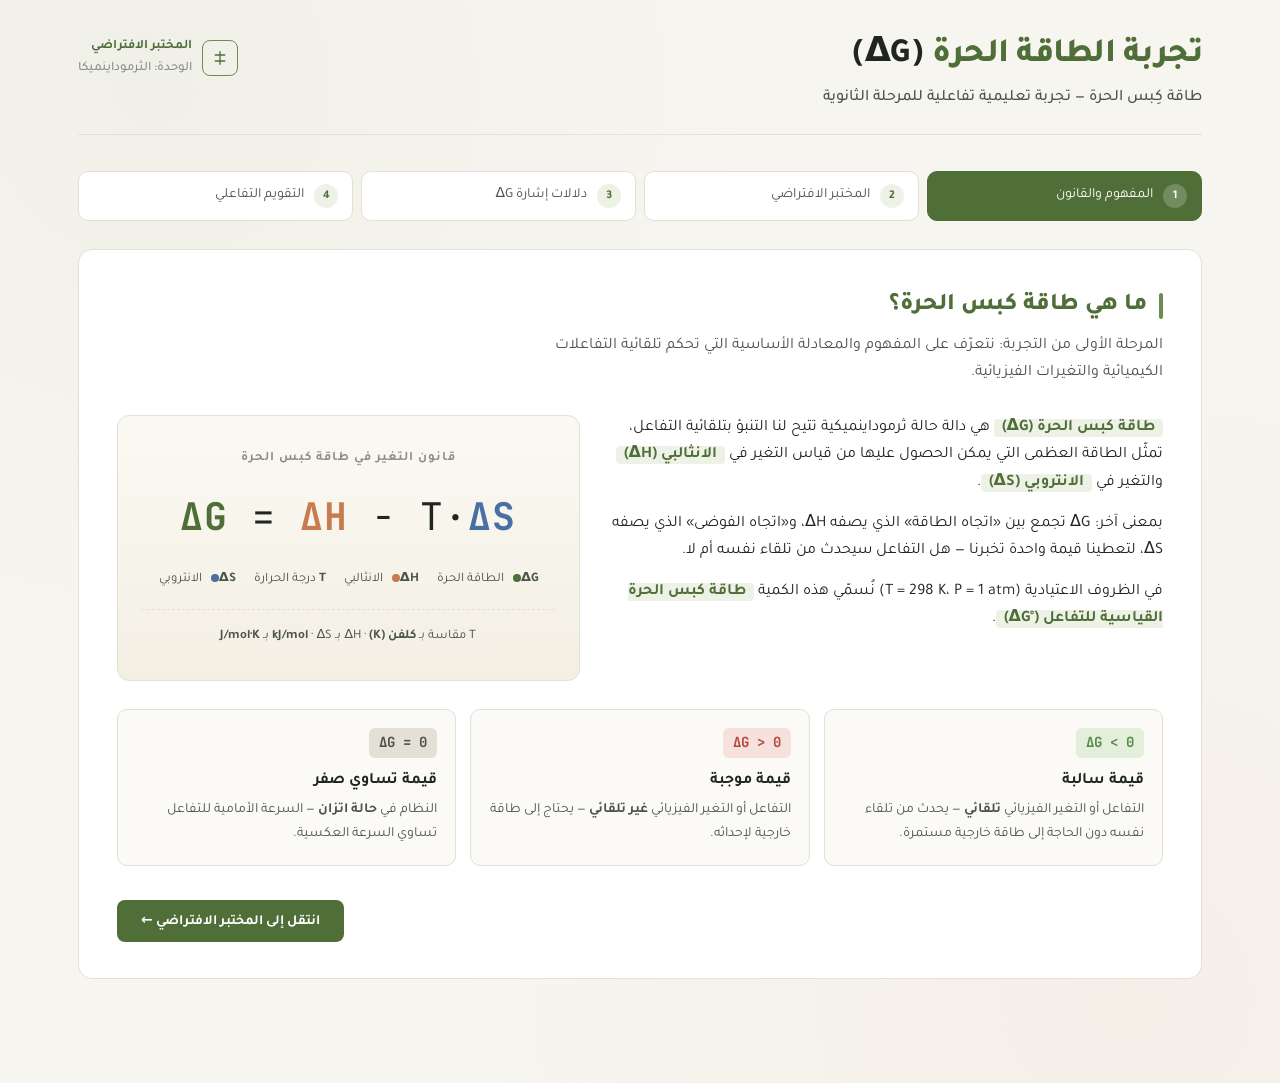
<file: index.html>
<!doctype html>
<html lang="ar" dir="rtl">
<head>
  <meta charset="utf-8" />
  <meta name="viewport" content="width=device-width, initial-scale=1" />
  <title>تجربة طاقة كيبس الحرة ΔG</title>
  <link rel="preconnect" href="https://fonts.googleapis.com">
  <link rel="preconnect" href="https://fonts.gstatic.com" crossorigin>
  <link href="https://fonts.googleapis.com/css2?family=Tajawal:wght@400;500;700;800&family=JetBrains+Mono:wght@400;600;700&display=swap" rel="stylesheet">
  <link rel="stylesheet" href="styles.css">
</head>
<body>
  <div class="app" data-screen-label="Gibbs Free Energy Lesson">

    <!-- Header -->
    <header class="masthead">
      <div class="title-wrap">
        <h1>تجربة الطاقة الحرة <span style="color:var(--ink);">(ΔG)</span></h1>
        <div class="sub">طاقة كِبس الحرة — تجربة تعليمية تفاعلية للمرحلة الثانوية</div>
      </div>
      <div class="crest">
        <div class="crest-mark">
          <svg width="18" height="18" viewBox="0 0 24 24" fill="none" stroke="currentColor" stroke-width="1.8">
            <path d="M12 3v18M5 8h14M5 16h14"/>
          </svg>
        </div>
        <div>المختبر الافتراضي<br/><span style="color:var(--muted);font-weight:500;">الوحدة: الثرموداينميكا</span></div>
      </div>
    </header>

    <!-- Stepper -->
    <nav class="stepper" aria-label="مراحل التجربة">
      <div class="step-pill active"><span class="num">1</span><span>المفهوم والقانون</span></div>
      <div class="step-pill"><span class="num">2</span><span>المختبر الافتراضي</span></div>
      <div class="step-pill"><span class="num">3</span><span>دلالات إشارة ΔG</span></div>
      <div class="step-pill"><span class="num">4</span><span>التقويم التفاعلي</span></div>
    </nav>

    <!-- ============================================ -->
    <!-- Step 1: Concept                              -->
    <!-- ============================================ -->
    <section class="section active" data-screen-label="01 Concept">
      <h2>ما هي طاقة كبس الحرة؟</h2>
      <p class="lead">المرحلة الأولى من التجربة: نتعرّف على المفهوم والمعادلة الأساسية التي تحكم تلقائية التفاعلات الكيميائية والتغيرات الفيزيائية.</p>

      <div class="concept-grid">
        <div class="concept-text">
          <p>
            <span class="term">طاقة كبس الحرة (ΔG)</span> هي دالة حالة ثرموداينميكية تتيح لنا التنبؤ بتلقائية التفاعل، تمثّل الطاقة العظمى التي يمكن الحصول عليها من قياس التغير في
            <span class="term">الانثالبي (ΔH)</span>
            والتغير في
            <span class="term">الانتروبي (ΔS)</span>.
          </p>
          <p>
            بمعنى آخر: ΔG تجمع بين «اتجاه الطاقة» الذي يصفه ΔH، و«اتجاه الفوضى» الذي يصفه ΔS، لتعطينا قيمة واحدة تخبرنا — هل التفاعل سيحدث من تلقاء نفسه أم لا.
          </p>
          <p>
            في الظروف الاعتيادية (T = 298 K، P = 1 atm) نُسمّي هذه الكمية <span class="term">طاقة كبس الحرة القياسية للتفاعل (°ΔG)</span>.
          </p>
        </div>

        <div class="equation-card">
          <div class="label">قانون التغير في طاقة كبس الحرة</div>
          <div class="eq">
            <span class="v">ΔG</span> = <span class="h">ΔH</span> − T·<span class="s">ΔS</span>
          </div>
          <div class="legend">
            <span><b>ΔG</b><span class="dot g"></span> الطاقة الحرة</span>
            <span><b>ΔH</b><span class="dot h"></span> الانثالبي</span>
            <span><b>T</b> درجة الحرارة</span>
            <span><b>ΔS</b><span class="dot s"></span> الانتروبي</span>
          </div>
          <div style="margin-top:18px; padding-top:16px; border-top:1px dashed var(--rule); font-size:13px; color:var(--ink-soft); direction:rtl;">
            T مقاسة بـ <b>كلفن (K)</b> · ΔH بـ <b>kJ/mol</b> · ΔS بـ <b>J/mol·K</b>
          </div>
        </div>
      </div>

      <div class="signs">
        <div class="sign-card neg">
          <div class="badge">ΔG &lt; 0</div>
          <h4>قيمة سالبة</h4>
          <p>التفاعل أو التغير الفيزيائي <b>تلقائي</b> — يحدث من تلقاء نفسه دون الحاجة إلى طاقة خارجية مستمرة.</p>
        </div>
        <div class="sign-card pos">
          <div class="badge">ΔG &gt; 0</div>
          <h4>قيمة موجبة</h4>
          <p>التفاعل أو التغير الفيزيائي <b>غير تلقائي</b> — يحتاج إلى طاقة خارجية لإحداثه.</p>
        </div>
        <div class="sign-card zero">
          <div class="badge">ΔG = 0</div>
          <h4>قيمة تساوي صفر</h4>
          <p>النظام في <b>حالة اتزان</b> — السرعة الأمامية للتفاعل تساوي السرعة العكسية.</p>
        </div>
      </div>

      <div class="foot-nav" style="margin-top:34px;">
        <span></span>
        <button class="btn foot-next">انتقل إلى المختبر الافتراضي ←</button>
      </div>
    </section>

    <!-- ============================================ -->
    <!-- Step 2: Lab simulator                        -->
    <!-- ============================================ -->
    <section class="section" data-screen-label="02 Lab">
      <h2>المختبر الافتراضي: ذوبان نترات الأمونيوم</h2>
      <p class="lead">عدّل قيم ΔH و ΔS ودرجة الحرارة T، وراقب كيف تتغير قيمة ΔG ومدى تلقائية التفاعل لحظيًا. التجربة المرجعية: <b>ذوبان نترات الأمونيوم في الماء</b> — عملية تعتمد على الطاقة والانتروبي.</p>

      <div class="lab">
        <!-- Stage -->
        <div class="lab-stage">
          <div class="verdict-tag" id="verdict-tag">
            <div style="font-size:11px; color:var(--muted); letter-spacing:1px;">الحالة الحالية</div>
            <div class="v-state" id="verdict-state">تفاعل تلقائي</div>
          </div>

          <div class="thermometer">
            <div style="font-size:11px; color:var(--muted); letter-spacing:1px; margin-bottom:4px;">درجة الحرارة</div>
            <div class="t-val" id="therm-val">298 K</div>
            <div style="font-size:12px; color:var(--ink-soft);" id="therm-c">25 °C</div>
            <div style="margin-top:10px; height:60px; width:8px; background:#eee; border-radius:4px; position:relative; overflow:hidden; margin-right:auto; margin-left:0;">
              <div id="therm-fill" style="position:absolute; bottom:0; left:0; right:0; background:linear-gradient(180deg, var(--terracotta), #e8a878); border-radius:4px; transition:height .4s ease;"></div>
            </div>
          </div>

          <div class="beaker">
            <svg viewBox="0 0 200 280" preserveAspectRatio="none">
              <!-- beaker outline -->
              <defs>
                <linearGradient id="liq" x1="0" y1="0" x2="0" y2="1">
                  <stop offset="0%" stop-color="#cfe0d2" stop-opacity="0.9"/>
                  <stop offset="100%" stop-color="#9bb89e" stop-opacity="0.95"/>
                </linearGradient>
              </defs>
              <!-- spout -->
              <path d="M 30 20 L 30 5 L 50 5" fill="none" stroke="#888" stroke-width="2"/>
              <!-- container -->
              <path d="M 20 20 L 20 260 Q 20 270 30 270 L 170 270 Q 180 270 180 260 L 180 20"
                    fill="rgba(255,255,255,0.4)" stroke="#666" stroke-width="2.5" stroke-linecap="round"/>
              <!-- liquid -->
              <path d="M 22 80 L 22 258 Q 22 268 32 268 L 168 268 Q 178 268 178 258 L 178 80 Z"
                    fill="url(#liq)" />
              <!-- liquid surface -->
              <ellipse cx="100" cy="80" rx="78" ry="6" fill="#b3cdb6" opacity="0.6"/>
              <!-- particles (clipped to liquid area) -->
              <defs>
                <clipPath id="liquidClip">
                  <path d="M 22 80 L 22 258 Q 22 268 32 268 L 168 268 Q 178 268 178 258 L 178 80 Z"/>
                </clipPath>
              </defs>
              <g id="beaker-particles" clip-path="url(#liquidClip)"></g>
              <!-- tick marks -->
              <g stroke="#666" stroke-width="1" opacity="0.5">
                <line x1="20" y1="100" x2="32" y2="100"/>
                <line x1="20" y1="140" x2="32" y2="140"/>
                <line x1="20" y1="180" x2="32" y2="180"/>
                <line x1="20" y1="220" x2="32" y2="220"/>
              </g>
              <text x="38" y="103" font-size="9" fill="#666" font-family="monospace">100</text>
              <text x="38" y="143" font-size="9" fill="#666" font-family="monospace">200</text>
              <text x="38" y="183" font-size="9" fill="#666" font-family="monospace">300</text>
              <text x="38" y="223" font-size="9" fill="#666" font-family="monospace">400</text>
              <!-- label -->
              <text x="100" y="295" font-size="11" fill="#555" text-anchor="middle" font-family="Tajawal">NH₄NO₃ + H₂O</text>
            </svg>
          </div>

          <div class="bench"></div>
        </div>

        <!-- Controls -->
        <div class="controls">
          <h3><span class="pip"></span> لوحة التحكم بالمتغيرات</h3>

          <div class="slider-row">
            <div class="row-head">
              <span class="lab-name h">ΔH — التغير في الانثالبي</span>
              <span class="lab-val"><span id="lab-h">25.7</span> kJ/mol</span>
            </div>
            <input type="range" id="sl-h" min="-200" max="200" step="0.5" value="25.7" />
            <div class="desc">القيمة السالبة: تفاعل طارد للحرارة · القيمة الموجبة: تفاعل ماص للحرارة</div>
          </div>

          <div class="slider-row">
            <div class="row-head">
              <span class="lab-name s">ΔS — التغير في الانتروبي</span>
              <span class="lab-val"><span id="lab-s">108.7</span> J/mol·K</span>
            </div>
            <input type="range" id="sl-s" min="-300" max="300" step="0.5" value="108.7" />
            <div class="desc">القيمة الموجبة: زيادة في الفوضى · القيمة السالبة: نقصان في الفوضى</div>
          </div>

          <div class="slider-row">
            <div class="row-head">
              <span class="lab-name t">T — درجة الحرارة المطلقة</span>
              <span class="lab-val"><span id="lab-t">298</span> K</span>
            </div>
            <input type="range" id="sl-t" min="250" max="450" step="1" value="298" />
            <div class="desc">الظروف الاعتيادية: T = 298 K (25 °C) و P = 1 atm</div>
          </div>

          <div class="readout">
            <div class="row-eq">
              ΔG = <span class="num" id="out-h">+25.70</span> − ( <span class="num" id="out-t">298</span> × <span class="num" id="out-s">+108.70</span>/1000 )
            </div>
            <div class="row-eq" style="border:none; margin-bottom:6px; font-size:14px; color:var(--muted);">
              ΔG = ΔH − TΔS  =  ΔH − <span id="out-ts">+32.39</span>
            </div>
            <div class="delta-g neg" id="out-g">−6.69</div>
            <div class="units">kJ/mol</div>
          </div>

          <div class="preset-row">
            <button class="preset" data-preset="nh4no3">ذوبان NH₄NO₃</button>
            <button class="preset" data-preset="combustion">احتراق الميثان</button>
            <button class="preset" data-preset="melting">انصهار الجليد</button>
            <button class="preset" data-preset="photosyn">التركيب الضوئي</button>
          </div>
        </div>
      </div>

      <div class="foot-nav">
        <button class="btn ghost foot-prev">→ السابق</button>
        <button class="btn foot-next">انتقل إلى دلالات ΔG ←</button>
      </div>
    </section>

    <!-- ============================================ -->
    <!-- Step 3: Sign explorer                        -->
    <!-- ============================================ -->
    <section class="section" data-screen-label="03 Signs">
      <h2>كيف تستخدم ΔG للتنبؤ بحدوث التفاعل؟</h2>
      <p class="lead">إشارة قيمة ΔG هي المفتاح. القانون يربط بين إشارتي ΔH و ΔS ودرجة الحرارة T، فينتج عن ذلك أربع حالات أساسية يمكن استكشافها.</p>

      <div style="display:grid; grid-template-columns:repeat(2, 1fr); gap:18px;">

        <div class="sign-card neg" style="padding:22px;">
          <div class="badge">ΔH &lt; 0  ·  ΔS &gt; 0</div>
          <h4 style="margin-bottom:6px;">تفاعل تلقائي عند جميع درجات الحرارة</h4>
          <p>كلا الحدّين يعملان لصالح التلقائية: حد ΔH سالب، وحد −TΔS سالب أيضًا، فتكون ΔG سالبة دائمًا.</p>
          <div style="margin-top:10px; font-family:var(--font-mono); font-size:13px; color:var(--ink-soft); direction:ltr;">
            مثال: احتراق الميثان CH₄
          </div>
        </div>

        <div class="sign-card pos" style="padding:22px;">
          <div class="badge">ΔH &gt; 0  ·  ΔS &lt; 0</div>
          <h4 style="margin-bottom:6px;">تفاعل غير تلقائي عند جميع درجات الحرارة</h4>
          <p>كلا الحدّين يعملان ضد التلقائية: حد ΔH موجب، وحد −TΔS موجب أيضًا، فتكون ΔG موجبة دائمًا.</p>
          <div style="margin-top:10px; font-family:var(--font-mono); font-size:13px; color:var(--ink-soft); direction:ltr;">
            مثال: التركيب الضوئي
          </div>
        </div>

        <div class="sign-card" style="padding:22px; border-color:var(--gold); background:#fdf7e7;">
          <div class="badge" style="background:#f6e9bd; color:#9c7d1c;">ΔH &gt; 0  ·  ΔS &gt; 0</div>
          <h4 style="margin-bottom:6px;">تلقائي عند درجات الحرارة المرتفعة</h4>
          <p>عند T مرتفعة يصبح حد TΔS أكبر من ΔH فتنقلب ΔG إلى السالب. هذه هي حالة <b>ذوبان نترات الأمونيوم</b> في الماء.</p>
          <div style="margin-top:10px; font-family:var(--font-mono); font-size:13px; color:var(--ink-soft); direction:ltr;">
            مثال: NH₄NO₃ → NH₄⁺ + NO₃⁻
          </div>
        </div>

        <div class="sign-card" style="padding:22px; border-color:var(--blue); background:var(--blue-soft);">
          <div class="badge" style="background:#cfdcef; color:var(--blue);">ΔH &lt; 0  ·  ΔS &lt; 0</div>
          <h4 style="margin-bottom:6px;">تلقائي عند درجات الحرارة المنخفضة</h4>
          <p>عند T منخفضة يكون حد TΔS صغيرًا، فيغلب ΔH السالب، وتكون ΔG سالبة.</p>
          <div style="margin-top:10px; font-family:var(--font-mono); font-size:13px; color:var(--ink-soft); direction:ltr;">
            مثال: تجمّد الماء
          </div>
        </div>
      </div>

      <div style="margin-top:28px; padding:20px 24px; background:var(--olive-soft); border-radius:12px; border-right:3px solid var(--olive-deep);">
        <div style="font-weight:700; color:var(--olive-deep); margin-bottom:6px;">ملخص للحفظ</div>
        <div style="color:var(--ink-soft); font-size:15px;">
          إشارة ΔG هي المعيار الوحيد للحكم على تلقائية التفاعل. أما درجة الحرارة T فهي «المفتاح» الذي يحوّل بعض التفاعلات من غير تلقائية إلى تلقائية والعكس، وذلك عندما يكون لـ ΔH و ΔS الإشارة نفسها.
        </div>
      </div>

      <div class="foot-nav">
        <button class="btn ghost foot-prev">→ السابق</button>
        <button class="btn foot-next">ابدأ التقويم التفاعلي ←</button>
      </div>
    </section>

    <!-- ============================================ -->
    <!-- Step 4: Quiz                                 -->
    <!-- ============================================ -->
    <section class="section" data-screen-label="04 Quiz">
      <h2>التقويم التفاعلي</h2>
      <p class="lead">ثلاثة أسئلة لقياس فهمك لمفهوم طاقة كِبس الحرة ΔG ودلالات إشارتها وعلاقتها بـ ΔH و ΔS و T.</p>

      <div class="quiz-progress">
        <div class="qpip active"></div>
        <div class="qpip"></div>
        <div class="qpip"></div>
      </div>

      <div class="q-card" id="quiz-card"></div>

      <div class="foot-nav" style="margin-top:24px;">
        <button class="btn ghost foot-prev">→ العودة للدرس</button>
        <span></span>
      </div>
    </section>

  </div>

  <script src="app.js?v=2"></script>
</body>
</html>
</file>
<file: styles.css>
/* ==========================================================
   تجربة طاقة كيبس الحرة — أنماط أساسية
   ========================================================== */

* { box-sizing: border-box; margin: 0; padding: 0; }

:root {
  --bg: #f7f5f0;
  --paper: #ffffff;
  --ink: #1f2520;
  --ink-soft: #4a544c;
  --muted: #8a8f87;
  --rule: #e4e0d6;
  --olive: #6b8e4e;
  --olive-deep: #4f6e38;
  --olive-soft: #eef2e6;
  --terracotta: #c97b50;
  --terracotta-soft: #fae9dd;
  --blue: #4a6fa5;
  --blue-soft: #e3ecf7;
  --gold: #c9a44a;
  --danger: #b3493d;
  --danger-soft: #f6e1dd;
  --success: #5a8a4d;
  --success-soft: #e3eedb;

  --font-ar: "Tajawal", "Noto Naskh Arabic", "Segoe UI", system-ui, sans-serif;
  --font-mono: "JetBrains Mono", "IBM Plex Mono", ui-monospace, monospace;
}

html, body {
  background: var(--bg);
  color: var(--ink);
  font-family: var(--font-ar);
  direction: rtl;
  line-height: 1.7;
  -webkit-font-smoothing: antialiased;
}

body {
  min-height: 100vh;
  background-image:
    radial-gradient(circle at 12% 8%, rgba(107,142,78,0.05), transparent 40%),
    radial-gradient(circle at 88% 92%, rgba(201,123,80,0.05), transparent 45%);
}

.app {
  max-width: 1180px;
  margin: 0 auto;
  padding: 36px 28px 80px;
}

/* ---------- Header ---------- */
.masthead {
  display: flex;
  justify-content: space-between;
  align-items: flex-start;
  border-bottom: 1px solid var(--rule);
  padding-bottom: 22px;
  margin-bottom: 36px;
}
.masthead .title-wrap h1 {
  font-size: 34px;
  font-weight: 800;
  color: var(--olive-deep);
  letter-spacing: -0.5px;
  line-height: 1.2;
}
.masthead .title-wrap .sub {
  margin-top: 8px;
  color: var(--ink-soft);
  font-size: 16px;
  font-weight: 500;
}
.masthead .crest {
  display: flex;
  align-items: center;
  gap: 10px;
  font-size: 13px;
  color: var(--olive-deep);
  font-weight: 600;
}
.masthead .crest-mark {
  width: 36px; height: 36px;
  border: 1.5px solid var(--olive);
  border-radius: 8px;
  display: grid; place-items: center;
  color: var(--olive-deep);
}

/* ---------- Stepper ---------- */
.stepper {
  display: flex;
  gap: 8px;
  margin-bottom: 28px;
  flex-wrap: wrap;
}
.step-pill {
  flex: 1 1 160px;
  background: var(--paper);
  border: 1px solid var(--rule);
  border-radius: 10px;
  padding: 12px 14px;
  display: flex;
  align-items: center;
  gap: 10px;
  cursor: pointer;
  transition: all .25s ease;
  font-size: 14px;
  color: var(--ink-soft);
}
.step-pill:hover { border-color: var(--olive); color: var(--ink); }
.step-pill.active {
  background: var(--olive-deep);
  border-color: var(--olive-deep);
  color: #fff;
}
.step-pill .num {
  width: 24px; height: 24px;
  border-radius: 50%;
  background: var(--olive-soft);
  color: var(--olive-deep);
  display: grid; place-items: center;
  font-size: 12px; font-weight: 700;
  flex-shrink: 0;
}
.step-pill.active .num {
  background: rgba(255,255,255,0.2);
  color: #fff;
}
.step-pill.done .num { background: var(--olive); color: #fff; }

/* ---------- Section card ---------- */
.section {
  background: var(--paper);
  border: 1px solid var(--rule);
  border-radius: 14px;
  padding: 36px 38px;
  margin-bottom: 24px;
  display: none;
  animation: fadeIn .4s ease;
}
.section.active { display: block; }
@keyframes fadeIn {
  from { opacity: 0; transform: translateY(8px); }
  to { opacity: 1; transform: translateY(0); }
}

.section h2 {
  font-size: 24px;
  color: var(--olive-deep);
  font-weight: 800;
  margin-bottom: 6px;
  display: flex;
  align-items: center;
  gap: 12px;
}
.section h2::before {
  content: "";
  width: 4px;
  height: 26px;
  background: var(--olive);
  border-radius: 2px;
}
.section .lead {
  color: var(--ink-soft);
  font-size: 16px;
  margin-bottom: 28px;
  max-width: 70ch;
}

/* ---------- Concept grid (Step 1) ---------- */
.concept-grid {
  display: grid;
  grid-template-columns: 1.2fr 1fr;
  gap: 28px;
  align-items: stretch;
}
.concept-text p {
  margin-bottom: 14px;
  font-size: 16px;
  color: var(--ink);
}
.term {
  background: var(--olive-soft);
  color: var(--olive-deep);
  padding: 1px 8px;
  border-radius: 4px;
  font-weight: 700;
}
.equation-card {
  background: linear-gradient(180deg, #fbf9f3 0%, #f3efe3 100%);
  border: 1px solid var(--rule);
  border-radius: 12px;
  padding: 32px 24px;
  text-align: center;
  display: flex;
  flex-direction: column;
  justify-content: center;
  position: relative;
  overflow: hidden;
}
.equation-card .label {
  font-size: 13px;
  letter-spacing: 1px;
  color: var(--muted);
  margin-bottom: 8px;
  font-weight: 600;
}
.equation-card .eq {
  font-family: var(--font-mono);
  font-size: 38px;
  color: var(--ink);
  letter-spacing: 1px;
  margin: 6px 0 14px;
  direction: ltr;
}
.equation-card .eq .v { color: var(--olive-deep); font-weight: 700; }
.equation-card .eq .h { color: var(--terracotta); font-weight: 700; }
.equation-card .eq .s { color: var(--blue); font-weight: 700; }
.equation-card .legend {
  display: flex;
  justify-content: center;
  gap: 18px;
  font-size: 13px;
  color: var(--ink-soft);
  flex-wrap: wrap;
  margin-top: 6px;
}
.equation-card .legend span b { font-weight: 700; }
.dot { display: inline-block; width: 8px; height: 8px; border-radius: 50%; margin-left: 6px; vertical-align: middle; }
.dot.g { background: var(--olive-deep); }
.dot.h { background: var(--terracotta); }
.dot.s { background: var(--blue); }

/* ---------- Sign-meaning rows ---------- */
.signs {
  margin-top: 28px;
  display: grid;
  grid-template-columns: repeat(3, 1fr);
  gap: 14px;
}
.sign-card {
  border: 1px solid var(--rule);
  border-radius: 10px;
  padding: 18px;
  background: #fbfaf6;
  transition: all .25s ease;
}
.sign-card:hover { transform: translateY(-2px); box-shadow: 0 6px 18px rgba(0,0,0,0.04); }
.sign-card .badge {
  display: inline-block;
  font-family: var(--font-mono);
  font-size: 14px;
  padding: 3px 10px;
  border-radius: 6px;
  margin-bottom: 10px;
  font-weight: 700;
  direction: ltr;
}
.sign-card.neg .badge { background: var(--success-soft); color: var(--success); }
.sign-card.pos .badge { background: var(--danger-soft); color: var(--danger); }
.sign-card.zero .badge { background: var(--rule); color: var(--ink-soft); }
.sign-card h4 { font-size: 16px; margin-bottom: 4px; }
.sign-card p { font-size: 14px; color: var(--ink-soft); }

/* ---------- Lab simulator (Step 2) ---------- */
.lab {
  display: grid;
  grid-template-columns: 1fr 1fr;
  gap: 28px;
  align-items: stretch;
}
.lab-stage {
  background: linear-gradient(180deg, #f3efe3 0%, #ebe6d6 100%);
  border: 1px solid var(--rule);
  border-radius: 12px;
  padding: 24px;
  position: relative;
  min-height: 460px;
  overflow: hidden;
}
.lab-stage .bench {
  position: absolute;
  bottom: 0; left: 0; right: 0;
  height: 24px;
  background: linear-gradient(180deg, #b8a98a 0%, #8a7a5d 100%);
}
.beaker {
  position: absolute;
  bottom: 24px;
  left: 50%;
  transform: translateX(-50%);
  width: 200px;
  height: 280px;
}
.beaker svg { width: 100%; height: 100%; overflow: visible; }
.particle {
  position: absolute;
  width: 8px; height: 8px;
  border-radius: 50%;
  pointer-events: none;
}
.thermometer {
  position: absolute;
  top: 24px; right: 24px;
  background: rgba(255,255,255,0.85);
  border: 1px solid var(--rule);
  border-radius: 10px;
  padding: 12px 14px;
  font-size: 13px;
  min-width: 130px;
  backdrop-filter: blur(4px);
}
.thermometer .t-val {
  font-family: var(--font-mono);
  font-size: 22px;
  color: var(--terracotta);
  font-weight: 700;
}
.verdict-tag {
  position: absolute;
  top: 24px; left: 24px;
  background: rgba(255,255,255,0.92);
  border: 1px solid var(--rule);
  border-radius: 10px;
  padding: 10px 14px;
  font-size: 13px;
  backdrop-filter: blur(4px);
}
.verdict-tag .v-state {
  font-weight: 700;
  font-size: 15px;
  margin-top: 2px;
}
.verdict-tag.spontaneous .v-state { color: var(--success); }
.verdict-tag.nonspontaneous .v-state { color: var(--danger); }
.verdict-tag.equilibrium .v-state { color: var(--gold); }

/* ---------- Controls ---------- */
.controls {
  background: #fbfaf6;
  border: 1px solid var(--rule);
  border-radius: 12px;
  padding: 22px;
}
.controls h3 {
  font-size: 16px;
  margin-bottom: 18px;
  color: var(--ink);
  display: flex; align-items: center; gap: 8px;
}
.controls h3 .pip { width: 6px; height: 6px; background: var(--olive); border-radius: 50%; }

.slider-row { margin-bottom: 22px; }
.slider-row .row-head {
  display: flex; justify-content: space-between; align-items: baseline;
  margin-bottom: 8px;
}
.slider-row .lab-name { font-weight: 700; font-size: 14px; }
.slider-row .lab-val {
  font-family: var(--font-mono);
  font-size: 14px;
  background: #fff;
  border: 1px solid var(--rule);
  padding: 2px 8px;
  border-radius: 5px;
  direction: ltr;
}
.slider-row .lab-name.h { color: var(--terracotta); }
.slider-row .lab-name.s { color: var(--blue); }
.slider-row .lab-name.t { color: var(--ink); }
.slider-row .desc {
  font-size: 12px; color: var(--muted); margin-top: 4px;
}
input[type="range"] {
  -webkit-appearance: none; appearance: none;
  width: 100%; height: 4px;
  background: var(--rule);
  border-radius: 2px;
  outline: none;
  direction: ltr;
}
input[type="range"]::-webkit-slider-thumb {
  -webkit-appearance: none;
  width: 18px; height: 18px;
  background: var(--paper);
  border: 2px solid var(--olive-deep);
  border-radius: 50%;
  cursor: pointer;
  transition: transform .15s ease;
}
input[type="range"]::-webkit-slider-thumb:hover { transform: scale(1.15); }
input[type="range"]::-moz-range-thumb {
  width: 18px; height: 18px;
  background: var(--paper);
  border: 2px solid var(--olive-deep);
  border-radius: 50%;
  cursor: pointer;
}

/* ---------- Live readout ---------- */
.readout {
  margin-top: 18px;
  padding: 16px;
  border-radius: 10px;
  background: #fff;
  border: 1px solid var(--rule);
}
.readout .row-eq {
  font-family: var(--font-mono);
  font-size: 18px;
  text-align: center;
  direction: ltr;
  padding: 8px 0;
  border-bottom: 1px dashed var(--rule);
  margin-bottom: 12px;
}
.readout .row-eq .num { font-weight: 700; }
.readout .delta-g {
  font-family: var(--font-mono);
  font-size: 28px;
  text-align: center;
  font-weight: 700;
  direction: ltr;
}
.readout .delta-g.neg { color: var(--success); }
.readout .delta-g.pos { color: var(--danger); }
.readout .delta-g.zero { color: var(--gold); }
.readout .units { font-size: 13px; color: var(--muted); text-align: center; margin-top: 4px; }

.preset-row {
  display: flex; gap: 8px; flex-wrap: wrap;
  margin-top: 14px;
}
.preset {
  flex: 1 1 0;
  background: #fff;
  border: 1px solid var(--rule);
  border-radius: 8px;
  padding: 8px 10px;
  font-family: var(--font-ar);
  font-size: 12px;
  cursor: pointer;
  transition: all .2s ease;
  color: var(--ink-soft);
}
.preset:hover { border-color: var(--olive); color: var(--olive-deep); }

/* ---------- Quiz ---------- */
.quiz-progress {
  display: flex; gap: 6px; margin-bottom: 24px;
}
.quiz-progress .qpip {
  flex: 1; height: 4px;
  background: var(--rule);
  border-radius: 2px;
  transition: background .3s;
}
.quiz-progress .qpip.active { background: var(--olive); }
.quiz-progress .qpip.correct { background: var(--success); }
.quiz-progress .qpip.wrong { background: var(--danger); }

.q-card {
  background: #fbfaf6;
  border: 1px solid var(--rule);
  border-radius: 12px;
  padding: 28px;
}
.q-card .q-num {
  font-family: var(--font-mono);
  font-size: 13px;
  color: var(--muted);
  margin-bottom: 6px;
  direction: ltr; text-align: right;
}
.q-card .q-text {
  font-size: 18px;
  font-weight: 600;
  margin-bottom: 6px;
  line-height: 1.6;
}
.q-card .q-context {
  font-size: 14px;
  color: var(--ink-soft);
  margin-bottom: 18px;
  padding: 10px 14px;
  background: #fff;
  border-right: 3px solid var(--olive);
  border-radius: 6px;
}
.q-card .q-context .mono { font-family: var(--font-mono); direction: ltr; display: inline-block; }

.options { display: flex; flex-direction: column; gap: 10px; }
.option {
  background: #fff;
  border: 1.5px solid var(--rule);
  border-radius: 10px;
  padding: 14px 18px;
  cursor: pointer;
  font-family: var(--font-ar);
  font-size: 15px;
  text-align: right;
  transition: all .2s ease;
  display: flex; align-items: center; gap: 12px;
}
.option:hover:not(:disabled) { border-color: var(--olive); transform: translateX(-2px); }
.option .opt-letter {
  width: 26px; height: 26px;
  border-radius: 50%;
  background: var(--olive-soft);
  color: var(--olive-deep);
  display: grid; place-items: center;
  font-size: 13px; font-weight: 700;
  flex-shrink: 0;
}
.option.correct { border-color: var(--success); background: var(--success-soft); }
.option.correct .opt-letter { background: var(--success); color: #fff; }
.option.wrong { border-color: var(--danger); background: var(--danger-soft); }
.option.wrong .opt-letter { background: var(--danger); color: #fff; }
.option:disabled { cursor: default; }

.feedback {
  margin-top: 16px;
  padding: 14px 18px;
  border-radius: 10px;
  font-size: 14px;
  line-height: 1.7;
  display: none;
  animation: fadeIn .3s ease;
}
.feedback.show { display: block; }
.feedback.correct { background: var(--success-soft); color: var(--success); border-right: 3px solid var(--success); }
.feedback.wrong { background: var(--danger-soft); color: var(--danger); border-right: 3px solid var(--danger); }
.feedback b { display: block; margin-bottom: 4px; font-size: 15px; }

.quiz-nav {
  display: flex; justify-content: space-between; margin-top: 22px;
  align-items: center;
}
.btn {
  background: var(--olive-deep);
  color: #fff;
  border: none;
  padding: 11px 24px;
  border-radius: 8px;
  font-family: var(--font-ar);
  font-size: 14px;
  font-weight: 600;
  cursor: pointer;
  transition: all .2s ease;
}
.btn:hover:not(:disabled) { background: var(--olive); }
.btn:disabled { opacity: 0.4; cursor: not-allowed; }
.btn.ghost {
  background: transparent;
  color: var(--ink-soft);
  border: 1px solid var(--rule);
}
.btn.ghost:hover:not(:disabled) { color: var(--ink); border-color: var(--ink-soft); background: transparent; }

/* ---------- Result ---------- */
.result {
  text-align: center;
  padding: 40px 24px;
}
.result .score-ring {
  width: 140px; height: 140px;
  margin: 0 auto 20px;
  position: relative;
}
.result .score-ring .num {
  position: absolute; inset: 0;
  display: grid; place-items: center;
  font-size: 38px; font-weight: 800;
  color: var(--olive-deep);
  font-family: var(--font-mono);
}
.result h3 { font-size: 22px; margin-bottom: 8px; }
.result p { color: var(--ink-soft); max-width: 50ch; margin: 0 auto 20px; }

/* ---------- Footer ---------- */
.foot-nav {
  display: flex; justify-content: space-between;
  margin-top: 8px;
}

/* ---------- Responsive ---------- */
@media (max-width: 880px) {
  .concept-grid, .lab { grid-template-columns: 1fr; }
  .signs { grid-template-columns: 1fr; }
  .section { padding: 24px 20px; }
  .masthead .title-wrap h1 { font-size: 26px; }
}
</file>
